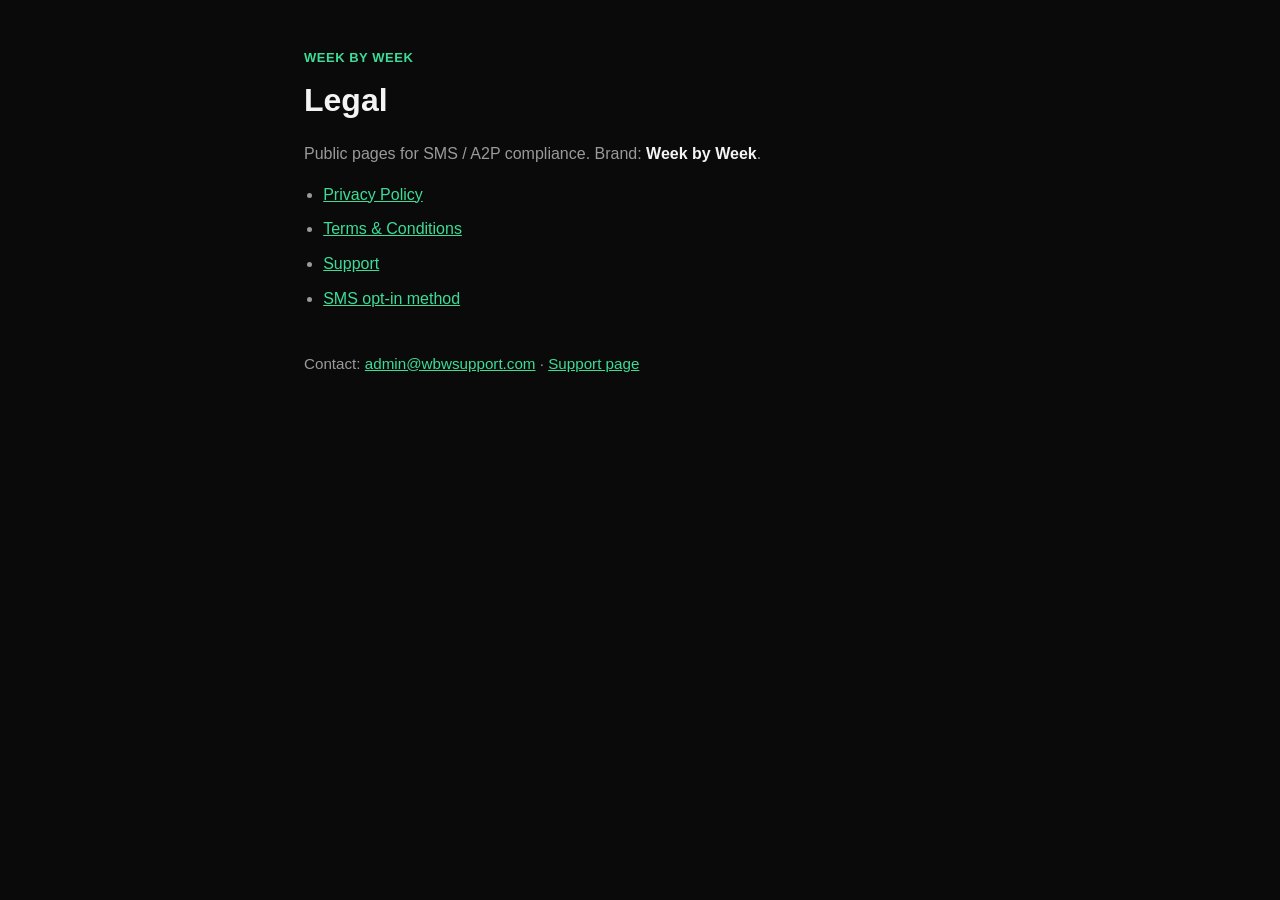
<file: index.html>
<!DOCTYPE html>
<html lang="en">
  <head>
    <meta charset="utf-8" />
    <meta name="viewport" content="width=device-width, initial-scale=1" />
    <title>Week by Week — Legal</title>
    <link rel="stylesheet" href="styles.css" />
  </head>
  <body>
    <main class="wrap">
      <p class="eyebrow">Week by Week</p>
      <h1>Legal</h1>
      <p class="lede">
        Public pages for SMS / A2P compliance. Brand:
        <strong>Week by Week</strong>.
      </p>
      <ul class="links">
        <li><a href="privacy.html">Privacy Policy</a></li>
        <li><a href="terms.html">Terms &amp; Conditions</a></li>
        <li><a href="support.html">Support</a></li>
        <li><a href="sms-opt-in.html">SMS opt-in method</a></li>
      </ul>
      <p class="meta">
        Contact:
        <a href="mailto:admin@wbwsupport.com">admin@wbwsupport.com</a>
        ·
        <a href="support.html">Support page</a>
      </p>
    </main>
  </body>
</html>
</file>
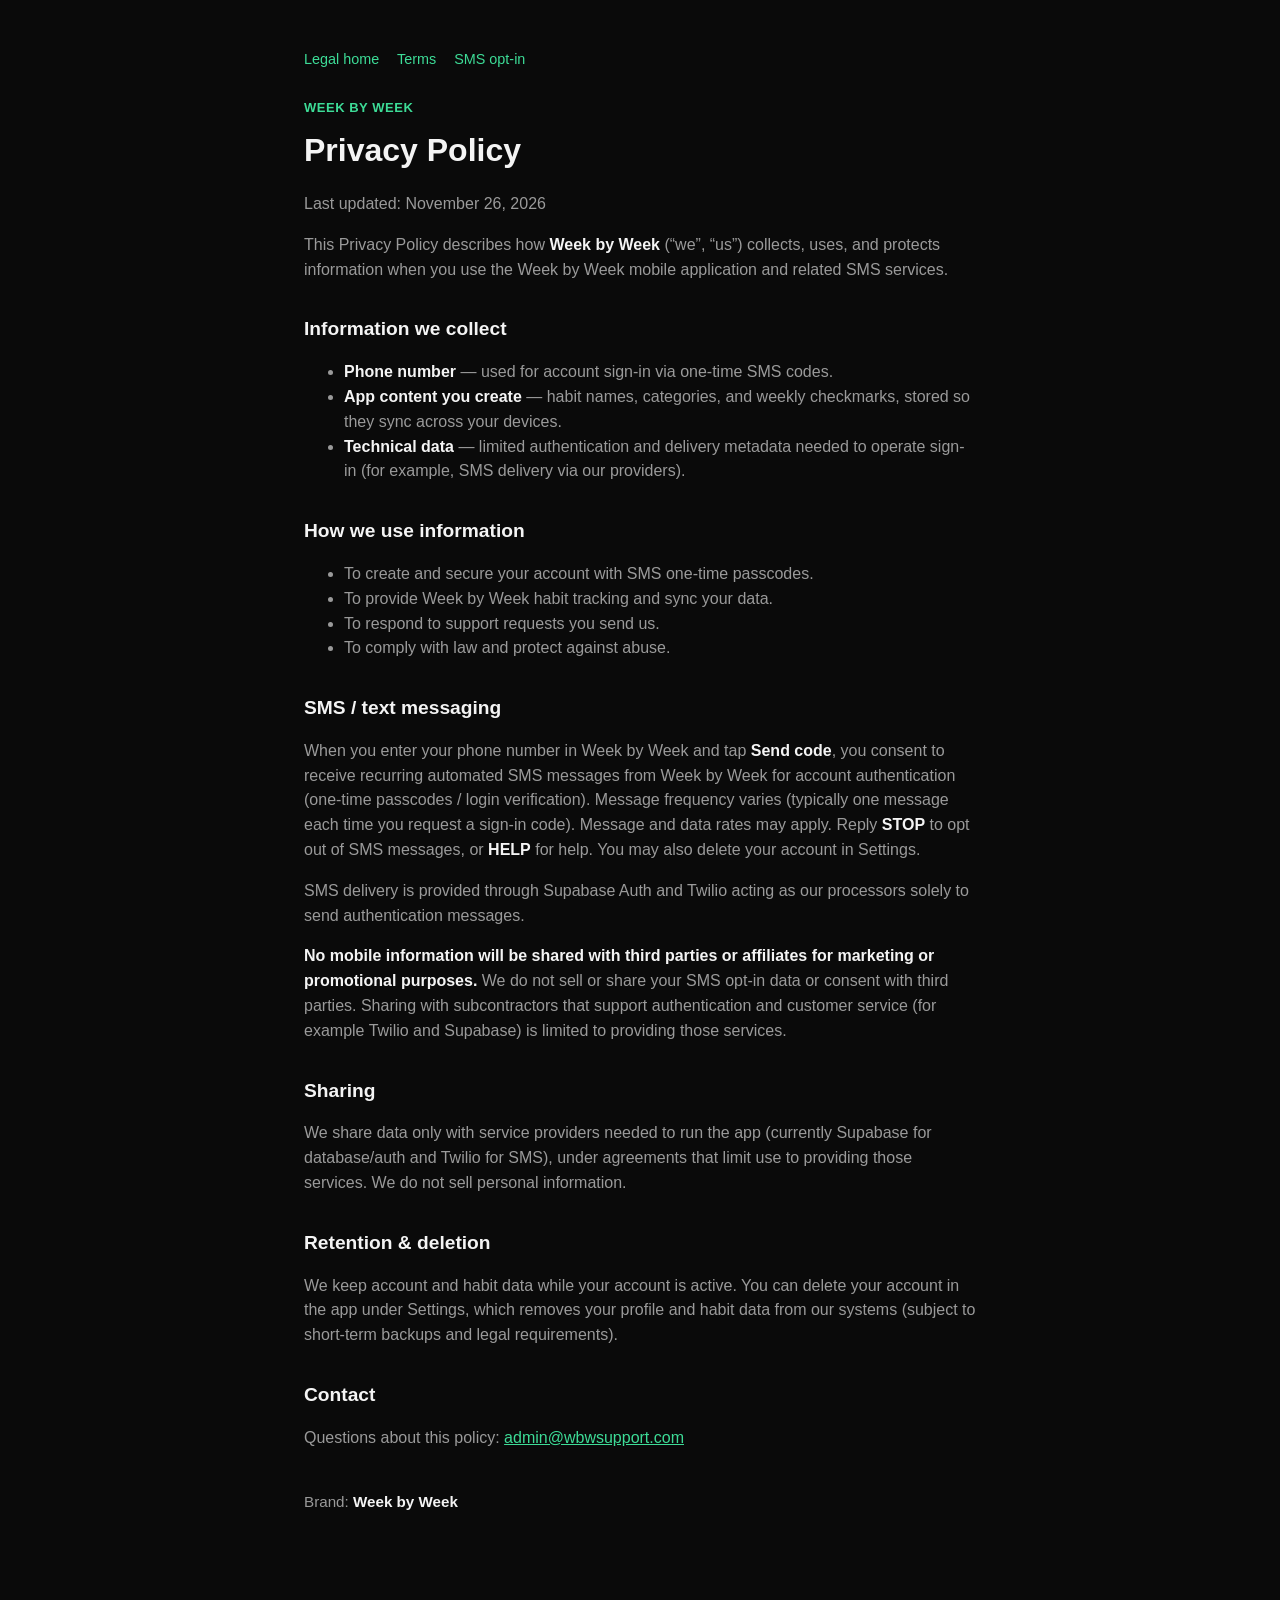
<file: privacy.html>
<!DOCTYPE html>
<html lang="en">
  <head>
    <meta charset="utf-8" />
    <meta name="viewport" content="width=device-width, initial-scale=1" />
    <title>Privacy Policy — Week by Week</title>
    <link rel="stylesheet" href="styles.css" />
  </head>
  <body>
    <main class="wrap">
      <nav class="top">
        <a href="index.html">Legal home</a>
        <a href="terms.html">Terms</a>
        <a href="sms-opt-in.html">SMS opt-in</a>
      </nav>

      <p class="eyebrow">Week by Week</p>
      <h1>Privacy Policy</h1>
      <p class="lede">Last updated: November 26, 2026</p>

      <p>
        This Privacy Policy describes how <strong>Week by Week</strong> (“we”, “us”)
        collects, uses, and protects information when you use the Week by Week mobile
        application and related SMS services.
      </p>

      <h2>Information we collect</h2>
      <ul>
        <li><strong>Phone number</strong> — used for account sign-in via one-time SMS codes.</li>
        <li>
          <strong>App content you create</strong> — habit names, categories, and weekly
          checkmarks, stored so they sync across your devices.
        </li>
        <li>
          <strong>Technical data</strong> — limited authentication and delivery metadata
          needed to operate sign-in (for example, SMS delivery via our providers).
        </li>
      </ul>

      <h2>How we use information</h2>
      <ul>
        <li>To create and secure your account with SMS one-time passcodes.</li>
        <li>To provide Week by Week habit tracking and sync your data.</li>
        <li>To respond to support requests you send us.</li>
        <li>To comply with law and protect against abuse.</li>
      </ul>

      <h2>SMS / text messaging</h2>
      <p>
        When you enter your phone number in Week by Week and tap <strong>Send code</strong>,
        you consent to receive recurring automated SMS messages from Week by Week for
        account authentication (one-time passcodes / login verification). Message frequency
        varies (typically one message each time you request a sign-in code). Message and
        data rates may apply. Reply <strong>STOP</strong> to opt out of SMS messages, or
        <strong>HELP</strong> for help. You may also delete your account in Settings.
      </p>
      <p>
        SMS delivery is provided through Supabase Auth and Twilio acting as our processors
        solely to send authentication messages.
      </p>
      <p>
        <strong
          >No mobile information will be shared with third parties or affiliates for
          marketing or promotional purposes.</strong
        >
        We do not sell or share your SMS opt-in data or consent with third parties. Sharing
        with subcontractors that support authentication and customer service (for example
        Twilio and Supabase) is limited to providing those services.
      </p>

      <h2>Sharing</h2>
      <p>
        We share data only with service providers needed to run the app (currently Supabase
        for database/auth and Twilio for SMS), under agreements that limit use to providing
        those services. We do not sell personal information.
      </p>

      <h2>Retention &amp; deletion</h2>
      <p>
        We keep account and habit data while your account is active. You can delete your
        account in the app under Settings, which removes your profile and habit data from
        our systems (subject to short-term backups and legal requirements).
      </p>

      <h2>Contact</h2>
      <p>
        Questions about this policy:
        <a href="mailto:admin@wbwsupport.com">admin@wbwsupport.com</a>
      </p>

      <p class="meta">Brand: <strong>Week by Week</strong></p>
    </main>
  </body>
</html>
</file>
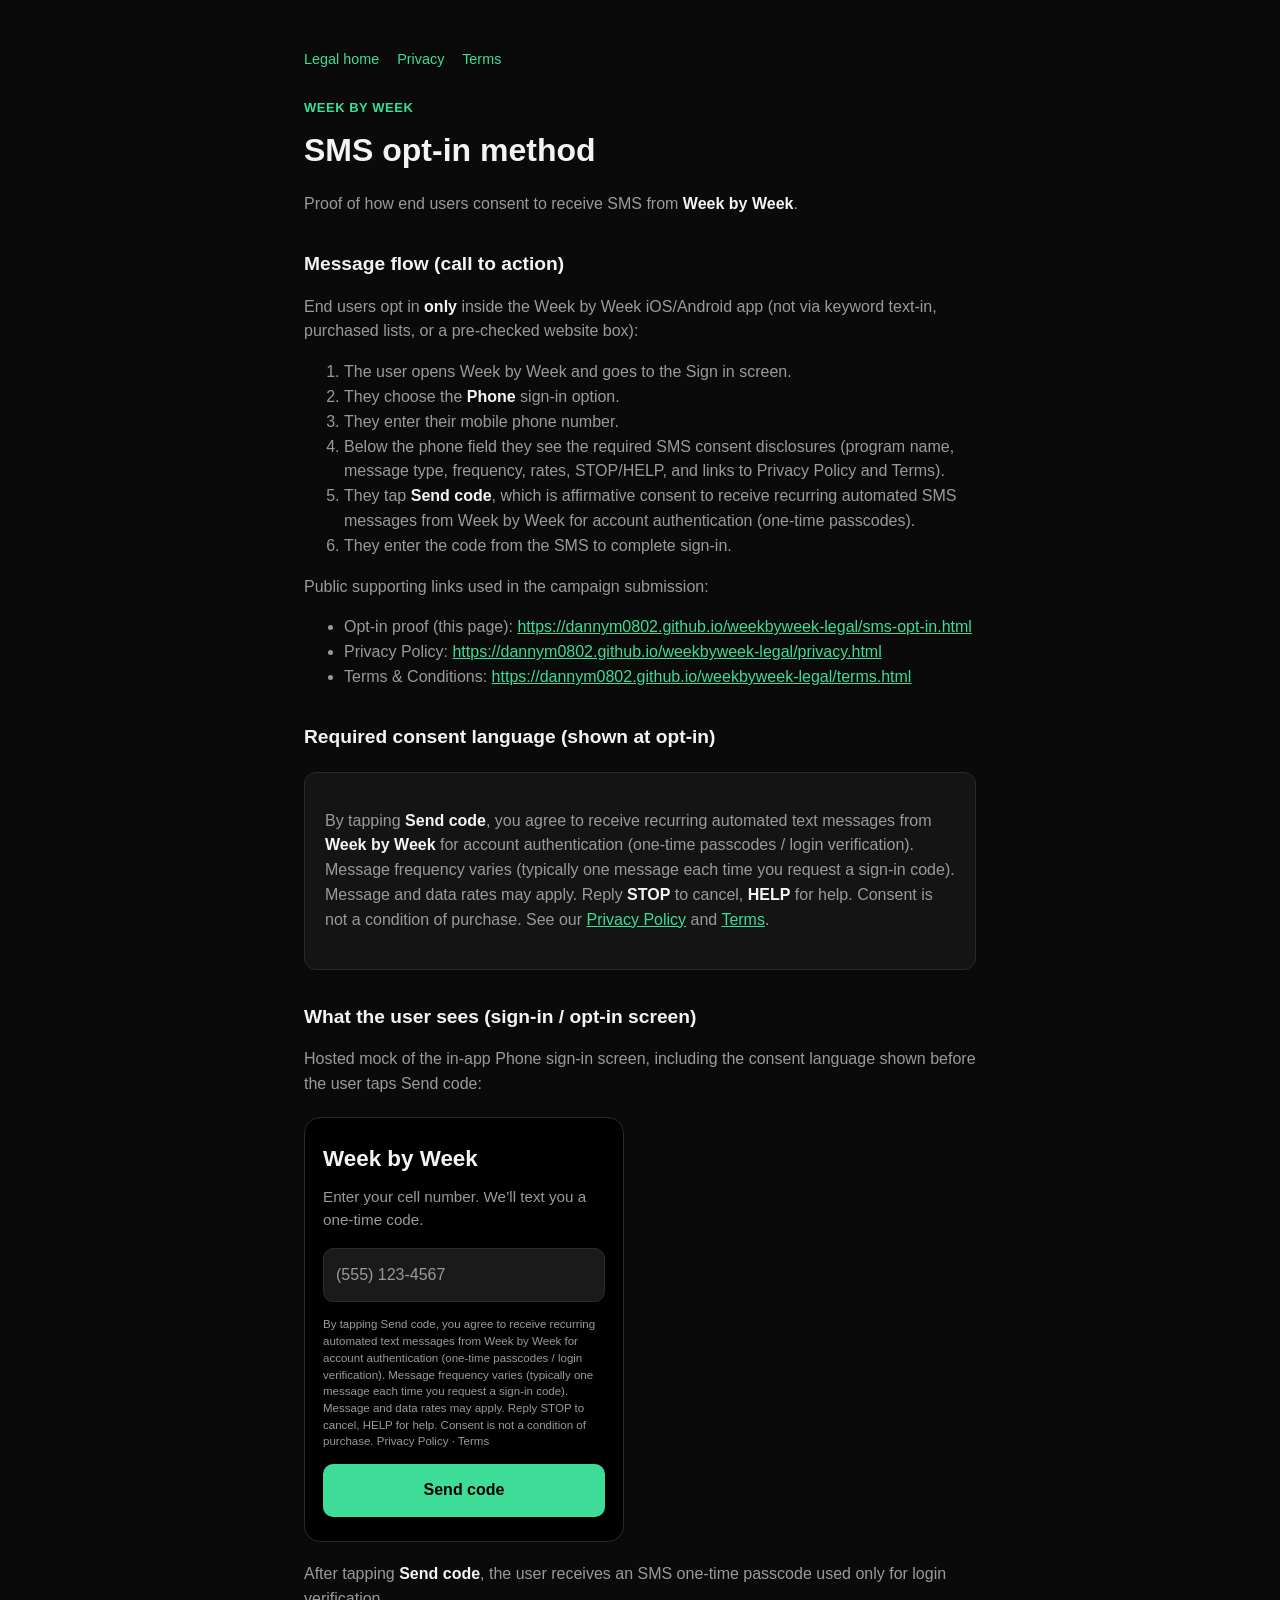
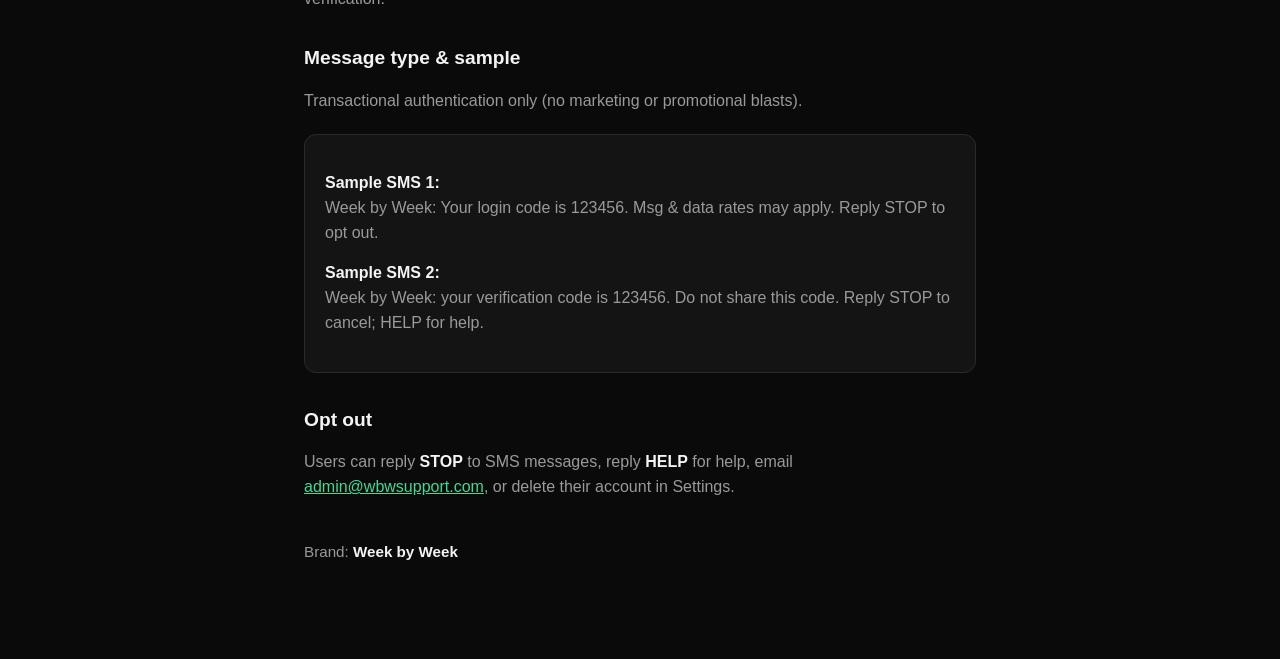
<file: sms-opt-in.html>
<!DOCTYPE html>
<html lang="en">
  <head>
    <meta charset="utf-8" />
    <meta name="viewport" content="width=device-width, initial-scale=1" />
    <title>SMS Opt-In — Week by Week</title>
    <link rel="stylesheet" href="styles.css" />
  </head>
  <body>
    <main class="wrap">
      <nav class="top">
        <a href="index.html">Legal home</a>
        <a href="privacy.html">Privacy</a>
        <a href="terms.html">Terms</a>
      </nav>

      <p class="eyebrow">Week by Week</p>
      <h1>SMS opt-in method</h1>
      <p class="lede">
        Proof of how end users consent to receive SMS from
        <strong>Week by Week</strong>.
      </p>

      <h2>Message flow (call to action)</h2>
      <p>
        End users opt in <strong>only</strong> inside the Week by Week iOS/Android
        app (not via keyword text-in, purchased lists, or a pre-checked website box):
      </p>
      <ol>
        <li>The user opens Week by Week and goes to the Sign in screen.</li>
        <li>They choose the <strong>Phone</strong> sign-in option.</li>
        <li>They enter their mobile phone number.</li>
        <li>
          Below the phone field they see the required SMS consent disclosures
          (program name, message type, frequency, rates, STOP/HELP, and links to
          Privacy Policy and Terms).
        </li>
        <li>
          They tap <strong>Send code</strong>, which is affirmative consent to
          receive recurring automated SMS messages from Week by Week for account
          authentication (one-time passcodes).
        </li>
        <li>They enter the code from the SMS to complete sign-in.</li>
      </ol>
      <p>
        Public supporting links used in the campaign submission:
      </p>
      <ul>
        <li>
          Opt-in proof (this page):
          <a href="https://dannym0802.github.io/weekbyweek-legal/sms-opt-in.html"
            >https://dannym0802.github.io/weekbyweek-legal/sms-opt-in.html</a
          >
        </li>
        <li>
          Privacy Policy:
          <a href="https://dannym0802.github.io/weekbyweek-legal/privacy.html"
            >https://dannym0802.github.io/weekbyweek-legal/privacy.html</a
          >
        </li>
        <li>
          Terms &amp; Conditions:
          <a href="https://dannym0802.github.io/weekbyweek-legal/terms.html"
            >https://dannym0802.github.io/weekbyweek-legal/terms.html</a
          >
        </li>
      </ul>

      <h2>Required consent language (shown at opt-in)</h2>
      <div class="card">
        <p>
          By tapping <strong>Send code</strong>, you agree to receive recurring
          automated text messages from <strong>Week by Week</strong> for account
          authentication (one-time passcodes / login verification). Message
          frequency varies (typically one message each time you request a sign-in
          code). Message and data rates may apply. Reply <strong>STOP</strong> to
          cancel, <strong>HELP</strong> for help. Consent is not a condition of
          purchase. See our
          <a href="privacy.html">Privacy Policy</a> and
          <a href="terms.html">Terms</a>.
        </p>
      </div>

      <h2>What the user sees (sign-in / opt-in screen)</h2>
      <p>
        Hosted mock of the in-app Phone sign-in screen, including the consent
        language shown before the user taps Send code:
      </p>
      <div class="phone-mock" aria-label="Mock of Week by Week phone sign-in screen">
        <p class="title">Week by Week</p>
        <p class="sub">Enter your cell number. We’ll text you a one-time code.</p>
        <div class="field">(555) 123-4567</div>
        <p class="consent">
          By tapping Send code, you agree to receive recurring automated text
          messages from Week by Week for account authentication (one-time
          passcodes / login verification). Message frequency varies (typically
          one message each time you request a sign-in code). Message and data
          rates may apply. Reply STOP to cancel, HELP for help. Consent is not a
          condition of purchase. Privacy Policy · Terms
        </p>
        <div class="btn">Send code</div>
      </div>
      <p>
        After tapping <strong>Send code</strong>, the user receives an SMS
        one-time passcode used only for login verification.
      </p>

      <h2>Message type &amp; sample</h2>
      <p>Transactional authentication only (no marketing or promotional blasts).</p>
      <div class="card">
        <p>
          <strong>Sample SMS 1:</strong><br />
          Week by Week: Your login code is 123456. Msg &amp; data rates may
          apply. Reply STOP to opt out.
        </p>
        <p>
          <strong>Sample SMS 2:</strong><br />
          Week by Week: your verification code is 123456. Do not share this
          code. Reply STOP to cancel; HELP for help.
        </p>
      </div>

      <h2>Opt out</h2>
      <p>
        Users can reply <strong>STOP</strong> to SMS messages, reply
        <strong>HELP</strong> for help, email
        <a href="mailto:admin@wbwsupport.com">admin@wbwsupport.com</a>, or
        delete their account in Settings.
      </p>

      <p class="meta">Brand: <strong>Week by Week</strong></p>
    </main>
  </body>
</html>
</file>
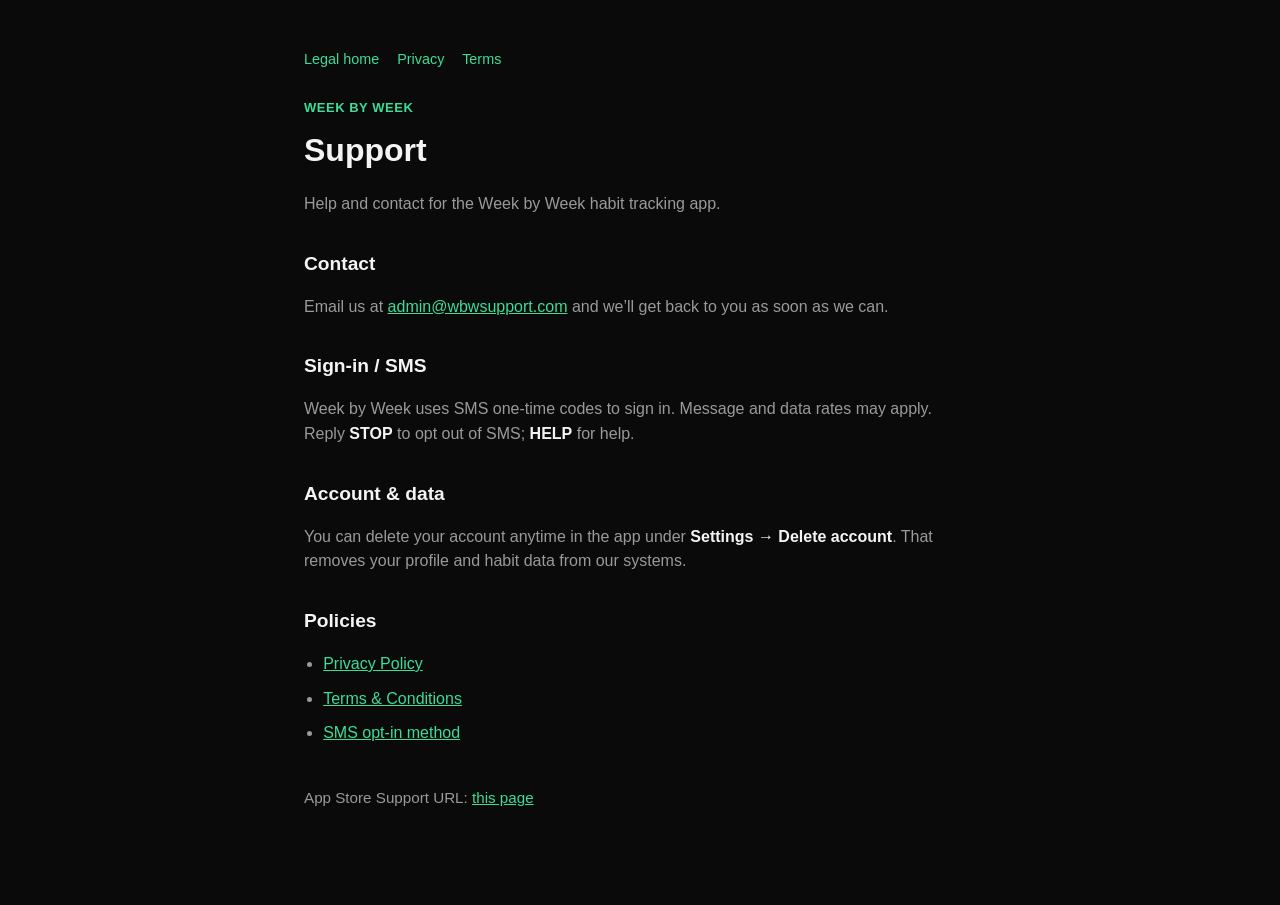
<file: support.html>
<!DOCTYPE html>
<html lang="en">
  <head>
    <meta charset="utf-8" />
    <meta name="viewport" content="width=device-width, initial-scale=1" />
    <title>Support — Week by Week</title>
    <link rel="stylesheet" href="styles.css" />
  </head>
  <body>
    <main class="wrap">
      <nav class="top">
        <a href="index.html">Legal home</a>
        <a href="privacy.html">Privacy</a>
        <a href="terms.html">Terms</a>
      </nav>

      <p class="eyebrow">Week by Week</p>
      <h1>Support</h1>
      <p class="lede">
        Help and contact for the Week by Week habit tracking app.
      </p>

      <h2>Contact</h2>
      <p>
        Email us at
        <a href="mailto:admin@wbwsupport.com">admin@wbwsupport.com</a>
        and we’ll get back to you as soon as we can.
      </p>

      <h2>Sign-in / SMS</h2>
      <p>
        Week by Week uses SMS one-time codes to sign in. Message and data rates may
        apply. Reply <strong>STOP</strong> to opt out of SMS; <strong>HELP</strong>
        for help.
      </p>

      <h2>Account &amp; data</h2>
      <p>
        You can delete your account anytime in the app under
        <strong>Settings → Delete account</strong>. That removes your profile and
        habit data from our systems.
      </p>

      <h2>Policies</h2>
      <ul class="links">
        <li><a href="privacy.html">Privacy Policy</a></li>
        <li><a href="terms.html">Terms &amp; Conditions</a></li>
        <li><a href="sms-opt-in.html">SMS opt-in method</a></li>
      </ul>

      <p class="meta">
        App Store Support URL:
        <a href="support.html">this page</a>
      </p>
    </main>
  </body>
</html>
</file>
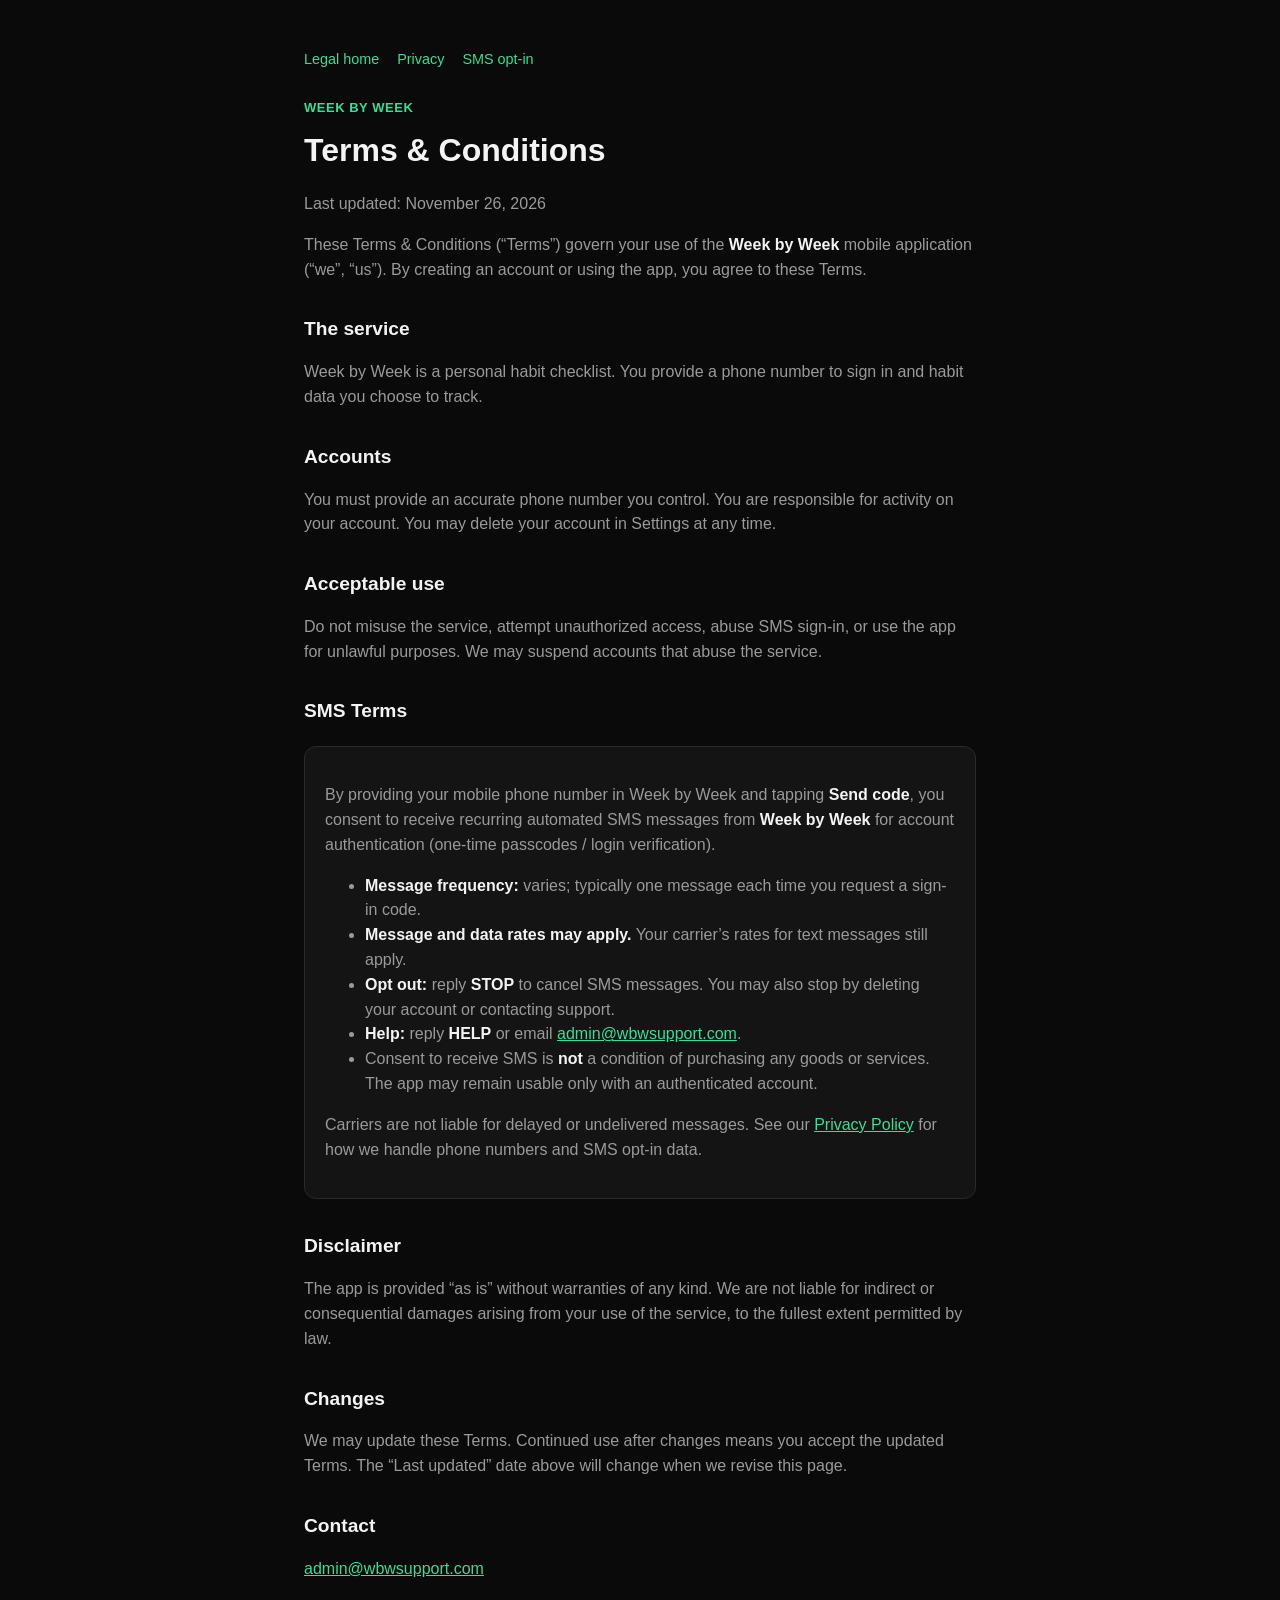
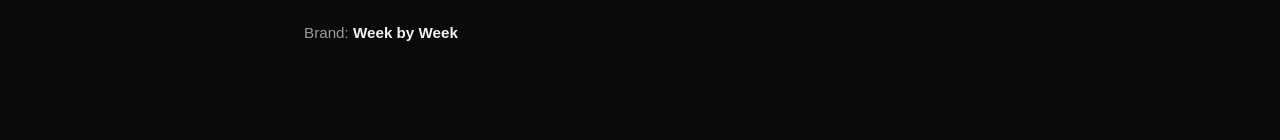
<file: terms.html>
<!DOCTYPE html>
<html lang="en">
  <head>
    <meta charset="utf-8" />
    <meta name="viewport" content="width=device-width, initial-scale=1" />
    <title>Terms &amp; Conditions — Week by Week</title>
    <link rel="stylesheet" href="styles.css" />
  </head>
  <body>
    <main class="wrap">
      <nav class="top">
        <a href="index.html">Legal home</a>
        <a href="privacy.html">Privacy</a>
        <a href="sms-opt-in.html">SMS opt-in</a>
      </nav>

      <p class="eyebrow">Week by Week</p>
      <h1>Terms &amp; Conditions</h1>
      <p class="lede">Last updated: November 26, 2026</p>

      <p>
        These Terms &amp; Conditions (“Terms”) govern your use of the
        <strong>Week by Week</strong> mobile application (“we”, “us”). By creating an
        account or using the app, you agree to these Terms.
      </p>

      <h2>The service</h2>
      <p>
        Week by Week is a personal habit checklist. You provide a phone number to sign in
        and habit data you choose to track.
      </p>

      <h2>Accounts</h2>
      <p>
        You must provide an accurate phone number you control. You are responsible for
        activity on your account. You may delete your account in Settings at any time.
      </p>

      <h2>Acceptable use</h2>
      <p>
        Do not misuse the service, attempt unauthorized access, abuse SMS sign-in, or use
        the app for unlawful purposes. We may suspend accounts that abuse the service.
      </p>

      <h2>SMS Terms</h2>
      <div class="card">
        <p>
          By providing your mobile phone number in Week by Week and tapping
          <strong>Send code</strong>, you consent to receive recurring automated SMS
          messages from <strong>Week by Week</strong> for account authentication
          (one-time passcodes / login verification).
        </p>
        <ul>
          <li>
            <strong>Message frequency:</strong> varies; typically one message each time
            you request a sign-in code.
          </li>
          <li>
            <strong>Message and data rates may apply.</strong> Your carrier’s rates for
            text messages still apply.
          </li>
          <li>
            <strong>Opt out:</strong> reply <strong>STOP</strong> to cancel SMS messages.
            You may also stop by deleting your account or contacting support.
          </li>
          <li>
            <strong>Help:</strong> reply <strong>HELP</strong> or email
            <a href="mailto:admin@wbwsupport.com">admin@wbwsupport.com</a>.
          </li>
          <li>
            Consent to receive SMS is <strong>not</strong> a condition of purchasing any
            goods or services. The app may remain usable only with an authenticated
            account.
          </li>
        </ul>
        <p>
          Carriers are not liable for delayed or undelivered messages. See our
          <a href="privacy.html">Privacy Policy</a> for how we handle phone numbers and
          SMS opt-in data.
        </p>
      </div>

      <h2>Disclaimer</h2>
      <p>
        The app is provided “as is” without warranties of any kind. We are not liable for
        indirect or consequential damages arising from your use of the service, to the
        fullest extent permitted by law.
      </p>

      <h2>Changes</h2>
      <p>
        We may update these Terms. Continued use after changes means you accept the
        updated Terms. The “Last updated” date above will change when we revise this page.
      </p>

      <h2>Contact</h2>
      <p>
        <a href="mailto:admin@wbwsupport.com">admin@wbwsupport.com</a>
      </p>

      <p class="meta">Brand: <strong>Week by Week</strong></p>
    </main>
  </body>
</html>
</file>
<file: styles.css>
:root {
  color-scheme: dark;
  --bg: #0a0a0a;
  --card: #141414;
  --text: #f4f4f4;
  --muted: #9a9a9a;
  --accent: #3ddc97;
  --border: #2a2a2a;
}

* {
  box-sizing: border-box;
}

body {
  margin: 0;
  font-family: -apple-system, BlinkMacSystemFont, "Segoe UI", Roboto, Helvetica, Arial, sans-serif;
  background: var(--bg);
  color: var(--text);
  line-height: 1.55;
}

.wrap {
  max-width: 720px;
  margin: 0 auto;
  padding: 48px 24px 80px;
}

.eyebrow {
  color: var(--accent);
  font-size: 13px;
  font-weight: 700;
  letter-spacing: 0.04em;
  text-transform: uppercase;
  margin: 0 0 8px;
}

h1 {
  font-size: 2rem;
  margin: 0 0 16px;
}

h2 {
  font-size: 1.2rem;
  margin: 32px 0 10px;
}

.lede,
p,
li {
  color: var(--muted);
}

.lede strong,
p strong,
li strong {
  color: var(--text);
}

a {
  color: var(--accent);
}

.links {
  padding-left: 1.2rem;
}

.links li {
  margin: 10px 0;
}

.meta {
  margin-top: 40px;
  font-size: 0.95rem;
}

.card {
  background: var(--card);
  border: 1px solid var(--border);
  border-radius: 12px;
  padding: 20px;
  margin: 20px 0;
}

.phone-mock {
  max-width: 320px;
  margin: 20px 0;
  background: #000;
  border: 1px solid var(--border);
  border-radius: 16px;
  padding: 24px 18px;
}

.phone-mock .title {
  color: var(--text);
  font-size: 1.4rem;
  font-weight: 700;
  margin: 0 0 8px;
}

.phone-mock .sub {
  color: var(--muted);
  font-size: 0.95rem;
  margin: 0 0 16px;
}

.phone-mock .field {
  background: #1a1a1a;
  border: 1px solid var(--border);
  border-radius: 10px;
  color: var(--muted);
  padding: 14px 12px;
  margin-bottom: 14px;
}

.phone-mock .consent {
  color: var(--muted);
  font-size: 0.72rem;
  line-height: 1.45;
  margin: 0 0 14px;
}

.phone-mock .btn {
  display: block;
  text-align: center;
  background: var(--accent);
  color: #000;
  font-weight: 700;
  border-radius: 10px;
  padding: 14px;
}

nav.top {
  margin-bottom: 28px;
  font-size: 0.9rem;
}

nav.top a {
  margin-right: 14px;
  text-decoration: none;
}
</file>
